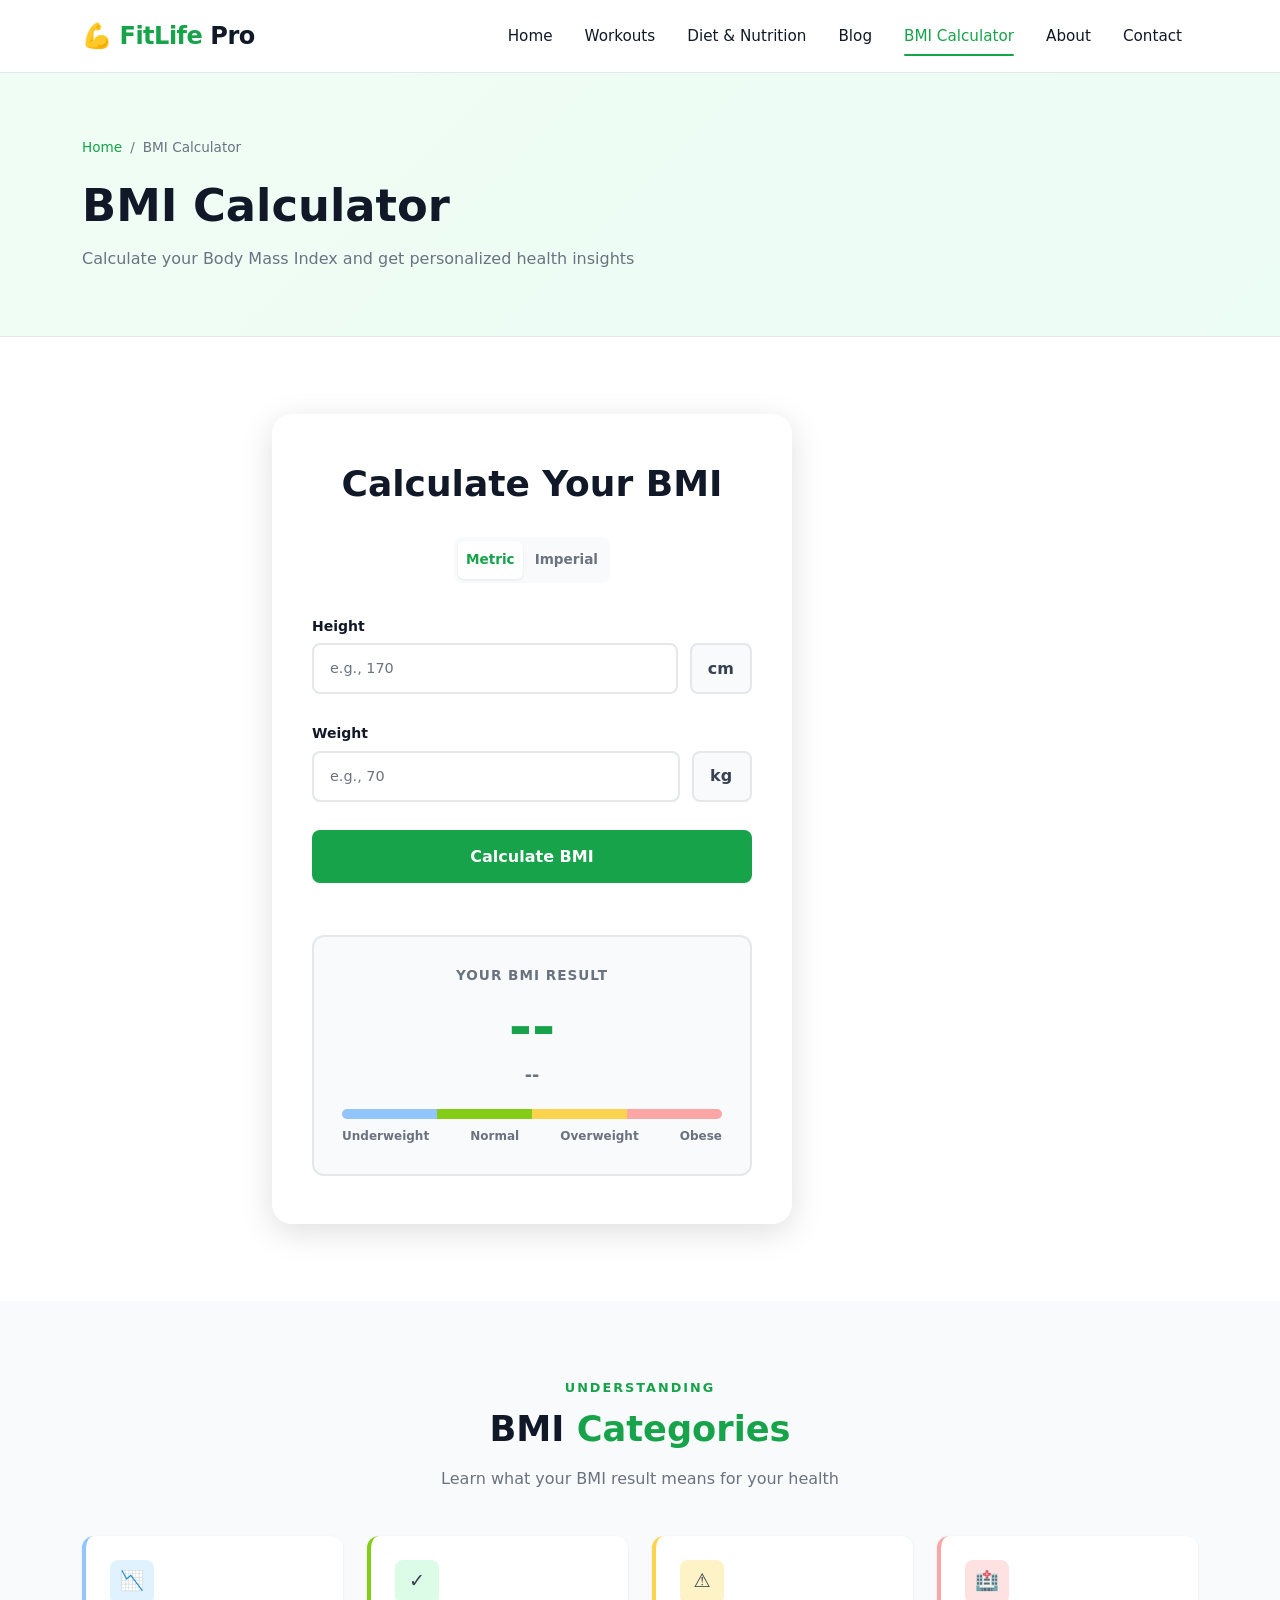
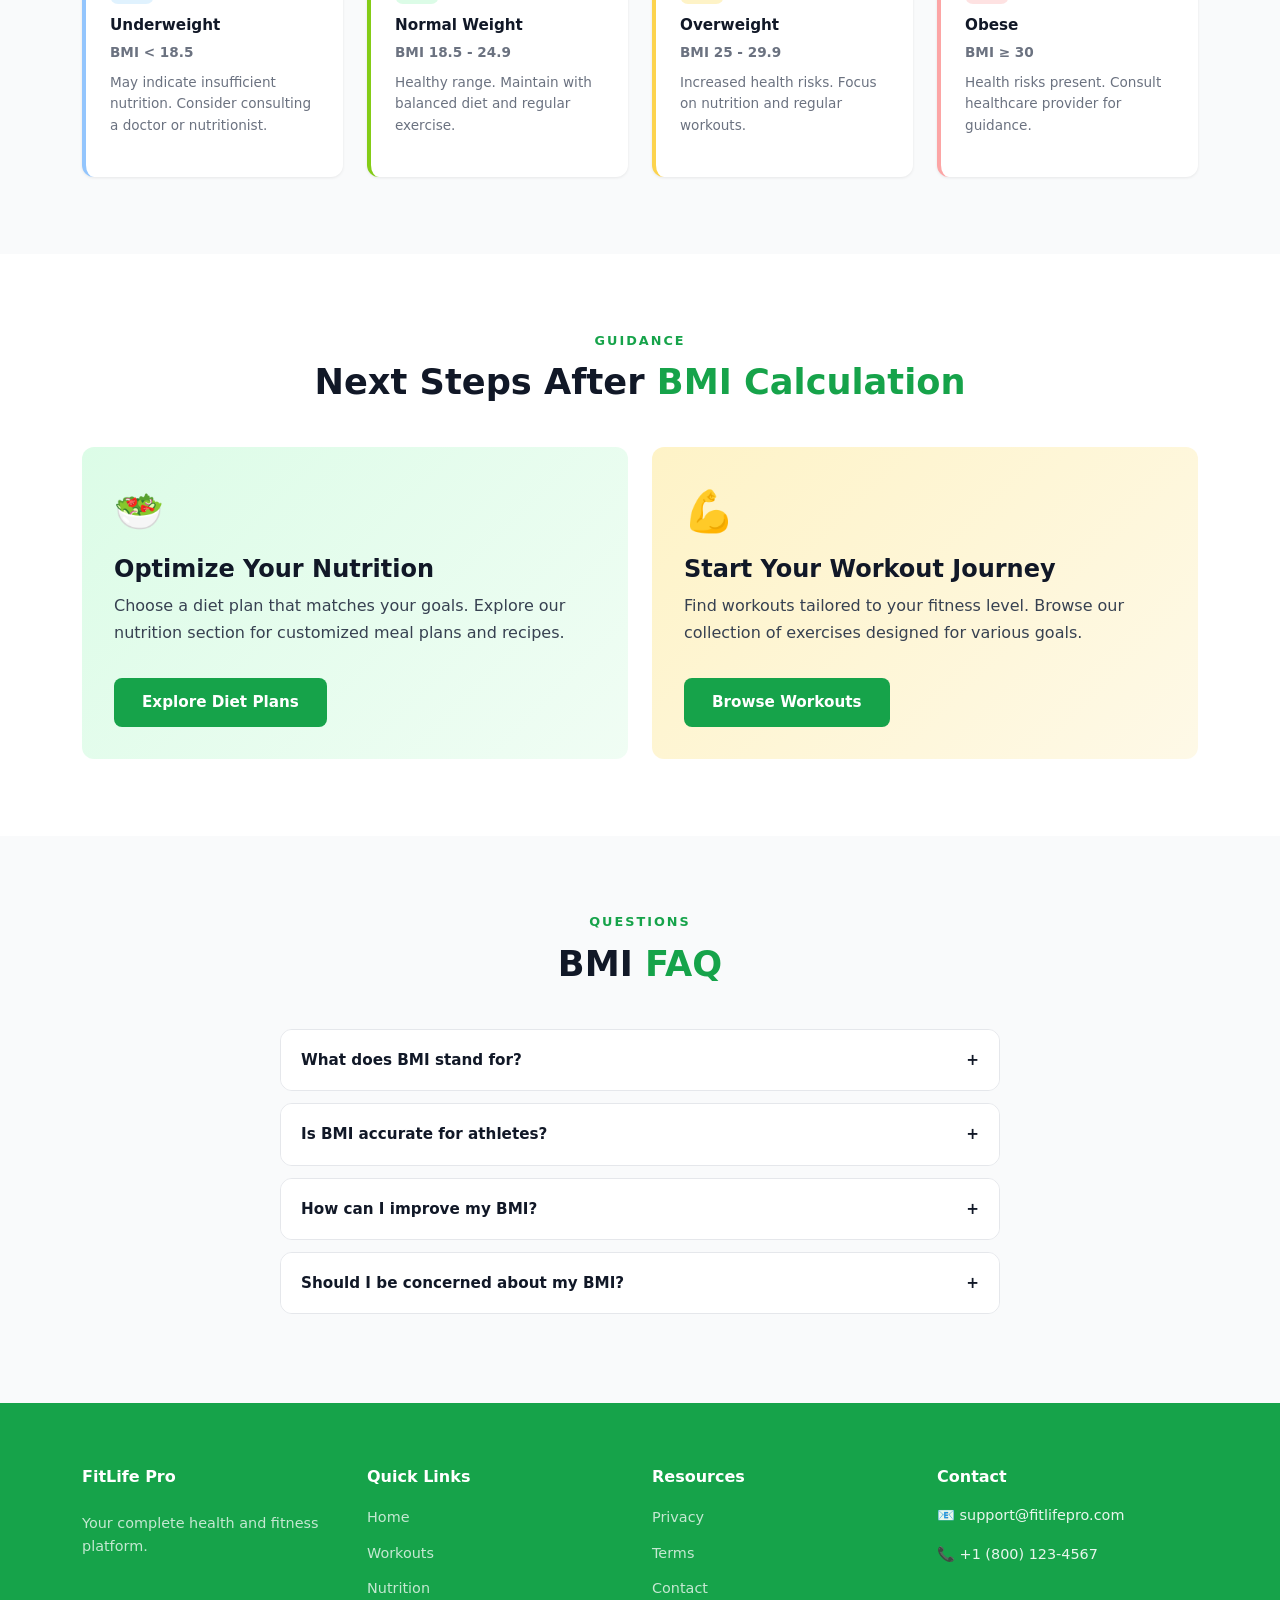
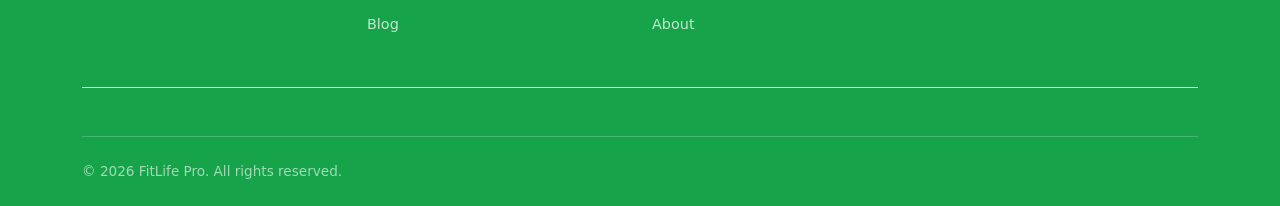
<file: bmi.html>
<!DOCTYPE html>
<html lang="en">
<head>
  <meta charset="UTF-8">
  <meta name="viewport" content="width=device-width, initial-scale=1.0">
  <meta name="description" content="Calculate your BMI and get personalized health recommendations based on your body mass index.">
  <title>BMI Calculator - FitLife Pro</title>
  <link href="https://cdn.jsdelivr.net/npm/bootstrap@5.3.0/dist/css/bootstrap.min.css" rel="stylesheet">
  <link href="assets/css/style.css" rel="stylesheet">
</head>
<body>
  <!-- Navbar -->
  <nav class="navbar navbar-expand-lg navbar-light" id="mainNavbar">
    <div class="container-lg">
      <a class="navbar-brand" href="index.html">
        <span style="color: #16A34A;">💪</span>FitLife<span>Pro</span>
      </a>
      <button class="navbar-toggler" type="button" data-bs-toggle="collapse" data-bs-target="#navbarNav">
        <span class="navbar-toggler-icon"></span>
      </button>
      <div class="collapse navbar-collapse" id="navbarNav">
        <ul class="navbar-nav ms-auto">
          <li class="nav-item"><a class="nav-link" href="index.html">Home</a></li>
          <li class="nav-item"><a class="nav-link" href="workouts.html">Workouts</a></li>
          <li class="nav-item"><a class="nav-link" href="diet.html">Diet & Nutrition</a></li>
          <li class="nav-item"><a class="nav-link" href="blog.html">Blog</a></li>
          <li class="nav-item"><a class="nav-link" href="bmi.html">BMI Calculator</a></li>
          <li class="nav-item"><a class="nav-link" href="about.html">About</a></li>
          <li class="nav-item"><a class="nav-link" href="contact.html">Contact</a></li>
        </ul>
      </div>
    </div>
  </nav>

  <!-- Page Hero -->
  <section class="page-hero">
    <div class="container-lg">
      <div class="breadcrumb-custom">
        <a href="index.html">Home</a>
        <span>/</span>
        <span>BMI Calculator</span>
      </div>
      <h1 class="page-hero-title">BMI Calculator</h1>
      <p class="section-desc">Calculate your Body Mass Index and get personalized health insights</p>
    </div>
  </section>

  <!-- BMI Calculator -->
  <section>
    <div class="container-lg">
      <div class="row justify-content-center">
        <div class="col-lg-8">
          <div class="bmi-card">
            <h2 style="text-align: center; font-weight: 900; color: #111827; margin-bottom: 32px;">Calculate Your BMI</h2>

            <!-- Unit Toggle -->
            <div style="display: flex; justify-content: center; margin-bottom: 32px;">
              <div class="unit-toggle">
                <button class="unit-btn active" data-unit="metric">Metric</button>
                <button class="unit-btn" data-unit="imperial">Imperial</button>
              </div>
            </div>

            <!-- Form -->
            <div style="margin-bottom: 28px;">
              <label class="form-label-custom">Height</label>
              <div style="display: flex; gap: 12px;">
                <input type="number" id="heightInput" class="form-control-custom" placeholder="e.g., 170" style="flex: 1;">
                <div style="background: #F9FAFB; border: 2px solid #E5E7EB; border-radius: 8px; padding: 10px 16px; display: flex; align-items: center; font-weight: 600; color: #374151; min-width: 60px;">
                  <span id="heightUnit">cm</span>
                </div>
              </div>
            </div>

            <div style="margin-bottom: 28px;">
              <label class="form-label-custom">Weight</label>
              <div style="display: flex; gap: 12px;">
                <input type="number" id="weightInput" class="form-control-custom" placeholder="e.g., 70" style="flex: 1;">
                <div style="background: #F9FAFB; border: 2px solid #E5E7EB; border-radius: 8px; padding: 10px 16px; display: flex; align-items: center; font-weight: 600; color: #374151; min-width: 60px;">
                  <span id="weightUnit">kg</span>
                </div>
              </div>
            </div>

            <!-- Calculate Button -->
            <button id="calculateBmi" class="btn-primary-green w-100" style="padding: 14px; font-size: 1rem; margin-bottom: 28px; border: none;">Calculate BMI</button>

            <!-- Result Box -->
            <div class="bmi-result-box">
              <div style="font-size: 0.85rem; color: #6B7280; margin-bottom: 12px; text-transform: uppercase; font-weight: 700; letter-spacing: 1px;">Your BMI Result</div>
              <div class="bmi-value" id="bmiValue">--</div>
              <div class="bmi-category" id="bmiCategory" style="color: #6B7280;">--</div>

              <!-- BMI Scale -->
              <div style="margin-top: 20px;">
                <div class="bmi-scale">
                  <div class="bmi-scale-seg underweight"></div>
                  <div class="bmi-scale-seg normal"></div>
                  <div class="bmi-scale-seg overweight"></div>
                  <div class="bmi-scale-seg obese"></div>
                </div>
                <div style="display: flex; justify-content: space-between; margin-top: 8px; font-size: 0.75rem; color: #6B7280; font-weight: 600;">
                  <span>Underweight</span>
                  <span>Normal</span>
                  <span>Overweight</span>
                  <span>Obese</span>
                </div>
              </div>
            </div>
          </div>
        </div>
      </div>
    </div>
  </section>

  <!-- BMI Categories Info -->
  <section class="bg-section-muted">
    <div class="container-lg">
      <div class="section-intro">
        <span class="section-label">Understanding</span>
        <h2 class="section-title">BMI <span class="highlight">Categories</span></h2>
        <p class="section-desc">Learn what your BMI result means for your health</p>
      </div>
      <div class="row g-4">
        <div class="col-md-6 col-lg-3 reveal">
          <div style="background: white; border-radius: 12px; padding: 24px; box-shadow: 0 1px 3px rgba(0,0,0,0.08); border-left: 4px solid #93C5FD;">
            <div style="display: inline-flex; align-items: center; justify-content: center; width: 44px; height: 44px; border-radius: 8px; background: #E0F2FE; font-size: 1.2rem; margin-bottom: 12px;">📉</div>
            <h5 style="font-weight: 700; color: #111827; margin-bottom: 8px; font-size: 0.95rem;">Underweight</h5>
            <p style="color: #6B7280; font-size: 0.85rem; margin-bottom: 8px;"><strong>BMI < 18.5</strong></p>
            <p style="color: #6B7280; font-size: 0.85rem;">May indicate insufficient nutrition. Consider consulting a doctor or nutritionist.</p>
          </div>
        </div>

        <div class="col-md-6 col-lg-3 reveal delay-1">
          <div style="background: white; border-radius: 12px; padding: 24px; box-shadow: 0 1px 3px rgba(0,0,0,0.08); border-left: 4px solid #84CC16;">
            <div style="display: inline-flex; align-items: center; justify-content: center; width: 44px; height: 44px; border-radius: 8px; background: #DCFCE7; font-size: 1.2rem; margin-bottom: 12px;">✓</div>
            <h5 style="font-weight: 700; color: #111827; margin-bottom: 8px; font-size: 0.95rem;">Normal Weight</h5>
            <p style="color: #6B7280; font-size: 0.85rem; margin-bottom: 8px;"><strong>BMI 18.5 - 24.9</strong></p>
            <p style="color: #6B7280; font-size: 0.85rem;">Healthy range. Maintain with balanced diet and regular exercise.</p>
          </div>
        </div>

        <div class="col-md-6 col-lg-3 reveal delay-2">
          <div style="background: white; border-radius: 12px; padding: 24px; box-shadow: 0 1px 3px rgba(0,0,0,0.08); border-left: 4px solid #FCD34D;">
            <div style="display: inline-flex; align-items: center; justify-content: center; width: 44px; height: 44px; border-radius: 8px; background: #FEF3C7; font-size: 1.2rem; margin-bottom: 12px;">⚠️</div>
            <h5 style="font-weight: 700; color: #111827; margin-bottom: 8px; font-size: 0.95rem;">Overweight</h5>
            <p style="color: #6B7280; font-size: 0.85rem; margin-bottom: 8px;"><strong>BMI 25 - 29.9</strong></p>
            <p style="color: #6B7280; font-size: 0.85rem;">Increased health risks. Focus on nutrition and regular workouts.</p>
          </div>
        </div>

        <div class="col-md-6 col-lg-3 reveal delay-3">
          <div style="background: white; border-radius: 12px; padding: 24px; box-shadow: 0 1px 3px rgba(0,0,0,0.08); border-left: 4px solid #FCA5A5;">
            <div style="display: inline-flex; align-items: center; justify-content: center; width: 44px; height: 44px; border-radius: 8px; background: #FEE2E2; font-size: 1.2rem; margin-bottom: 12px;">🏥</div>
            <h5 style="font-weight: 700; color: #111827; margin-bottom: 8px; font-size: 0.95rem;">Obese</h5>
            <p style="color: #6B7280; font-size: 0.85rem; margin-bottom: 8px;"><strong>BMI ≥ 30</strong></p>
            <p style="color: #6B7280; font-size: 0.85rem;">Health risks present. Consult healthcare provider for guidance.</p>
          </div>
        </div>
      </div>
    </div>
  </section>

  <!-- Tips Section -->
  <section>
    <div class="container-lg">
      <div class="section-intro">
        <span class="section-label">Guidance</span>
        <h2 class="section-title">Next Steps After <span class="highlight">BMI Calculation</span></h2>
      </div>
      <div class="row g-4">
        <div class="col-md-6 reveal">
          <div style="background: linear-gradient(135deg, #DCFCE7 0%, #F0FDF4 100%); border-radius: 12px; padding: 32px;">
            <div style="font-size: 2.5rem; margin-bottom: 12px;">🥗</div>
            <h4 style="font-weight: 700; color: #111827; margin-bottom: 8px;">Optimize Your Nutrition</h4>
            <p style="color: #374151; line-height: 1.7;">Choose a diet plan that matches your goals. Explore our nutrition section for customized meal plans and recipes.</p>
            <a href="diet.html" class="btn-primary-green" style="margin-top: 16px; display: inline-block;">Explore Diet Plans</a>
          </div>
        </div>

        <div class="col-md-6 reveal delay-1">
          <div style="background: linear-gradient(135deg, #FEF3C7 0%, #FEF9E7 100%); border-radius: 12px; padding: 32px;">
            <div style="font-size: 2.5rem; margin-bottom: 12px;">💪</div>
            <h4 style="font-weight: 700; color: #111827; margin-bottom: 8px;">Start Your Workout Journey</h4>
            <p style="color: #374151; line-height: 1.7;">Find workouts tailored to your fitness level. Browse our collection of exercises designed for various goals.</p>
            <a href="workouts.html" class="btn-primary-green" style="margin-top: 16px; display: inline-block;">Browse Workouts</a>
          </div>
        </div>
      </div>
    </div>
  </section>

  <!-- FAQ Section -->
  <section class="bg-section-muted">
    <div class="container-lg">
      <div class="section-intro">
        <span class="section-label">Questions</span>
        <h2 class="section-title">BMI <span class="highlight">FAQ</span></h2>
      </div>
      <div style="max-width: 720px; margin: 0 auto;">
        <div class="faq-item reveal">
          <button class="faq-question">
            <span>What does BMI stand for?</span>
            <span class="faq-icon">+</span>
          </button>
          <div class="faq-answer">
            BMI stands for Body Mass Index. It's a measure of body fat based on height and weight that applies to both men and women. It's calculated by dividing weight (kg) by height squared (m²).
          </div>
        </div>

        <div class="faq-item reveal delay-1">
          <button class="faq-question">
            <span>Is BMI accurate for athletes?</span>
            <span class="faq-icon">+</span>
          </button>
          <div class="faq-answer">
            BMI has limitations for athletes and muscular individuals since it doesn't differentiate between muscle and fat. Athletes may have a higher BMI despite being healthy due to muscle mass being heavier than fat.
          </div>
        </div>

        <div class="faq-item reveal delay-2">
          <button class="faq-question">
            <span>How can I improve my BMI?</span>
            <span class="faq-icon">+</span>
          </button>
          <div class="faq-answer">
            Improve your BMI through a combination of healthy eating, regular exercise, and lifestyle changes. Consult with nutritionists and fitness professionals for personalized guidance tailored to your goals.
          </div>
        </div>

        <div class="faq-item reveal delay-3">
          <button class="faq-question">
            <span>Should I be concerned about my BMI?</span>
            <span class="faq-icon">+</span>
          </button>
          <div class="faq-answer">
            BMI is a useful screening tool but shouldn't be your only health metric. Factors like fitness level, muscle mass, and overall lifestyle also matter. Consult healthcare professionals for comprehensive health assessment.
          </div>
        </div>
      </div>
    </div>
  </section>

  <!-- Footer -->
  <footer>
    <div class="container-lg">
      <div class="row g-4 mb-4">
        <div class="col-md-3">
          <h5>FitLife Pro</h5>
          <p style="font-size: 0.9rem; color: rgba(255,255,255,0.75); margin-top: 8px;">Your complete health and fitness platform.</p>
        </div>
        <div class="col-md-3">
          <h5>Quick Links</h5>
          <ul>
            <li><a href="index.html">Home</a></li>
            <li><a href="workouts.html">Workouts</a></li>
            <li><a href="diet.html">Nutrition</a></li>
            <li><a href="blog.html">Blog</a></li>
          </ul>
        </div>
        <div class="col-md-3">
          <h5>Resources</h5>
          <ul>
            <li><a href="#">Privacy</a></li>
            <li><a href="#">Terms</a></li>
            <li><a href="#">Contact</a></li>
            <li><a href="about.html">About</a></li>
          </ul>
        </div>
        <div class="col-md-3">
          <h5>Contact</h5>
          <p style="font-size: 0.9rem;">📧 support@fitlifepro.com</p>
          <p style="font-size: 0.9rem;">📞 +1 (800) 123-4567</p>
        </div>
      </div>
      <div class="divider"></div>
      <div class="footer-bottom">
        <p style="margin: 0;">&copy; 2026 FitLife Pro. All rights reserved.</p>
      </div>
    </div>
  </footer>

  <script src="https://cdn.jsdelivr.net/npm/bootstrap@5.3.0/dist/js/bootstrap.bundle.min.js"></script>
  <script src="assets/js/main.js"></script>
  <script src="assets/js/bmi.js"></script>
</body>
</html>
</file>
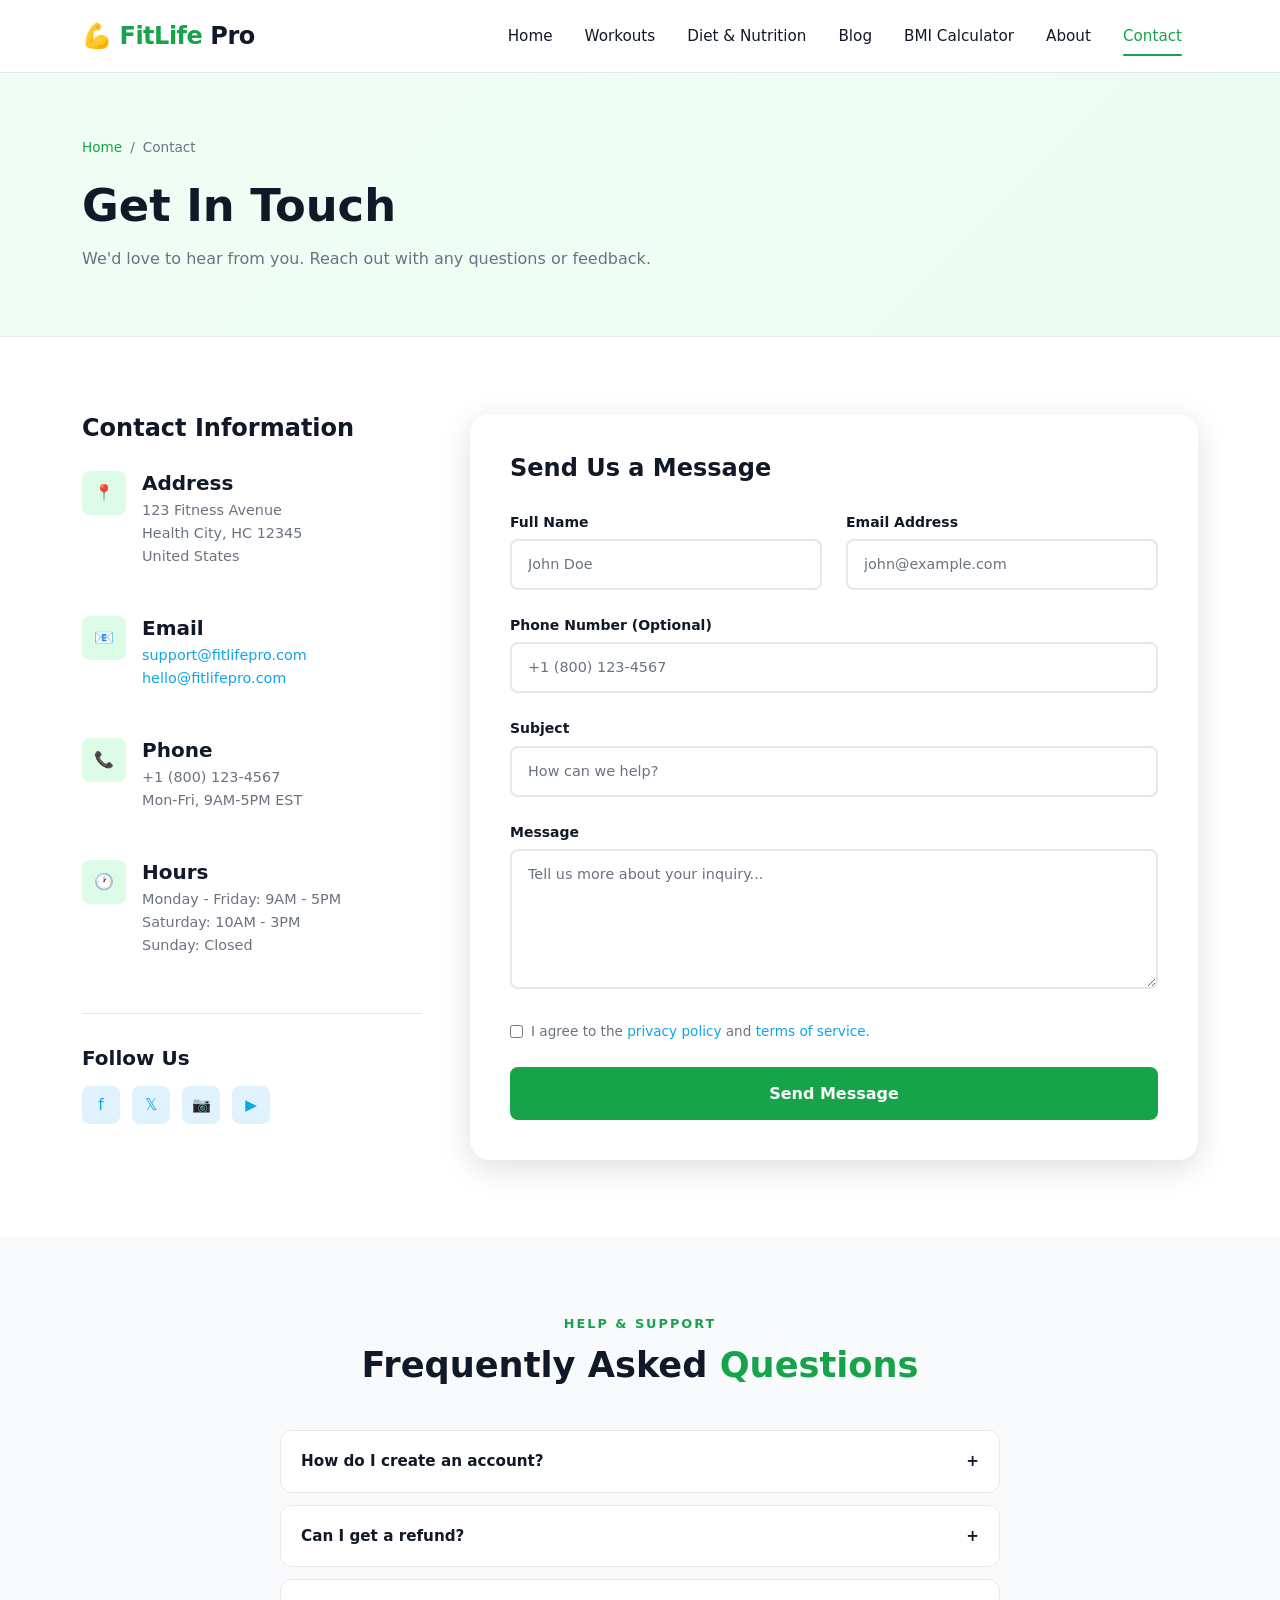
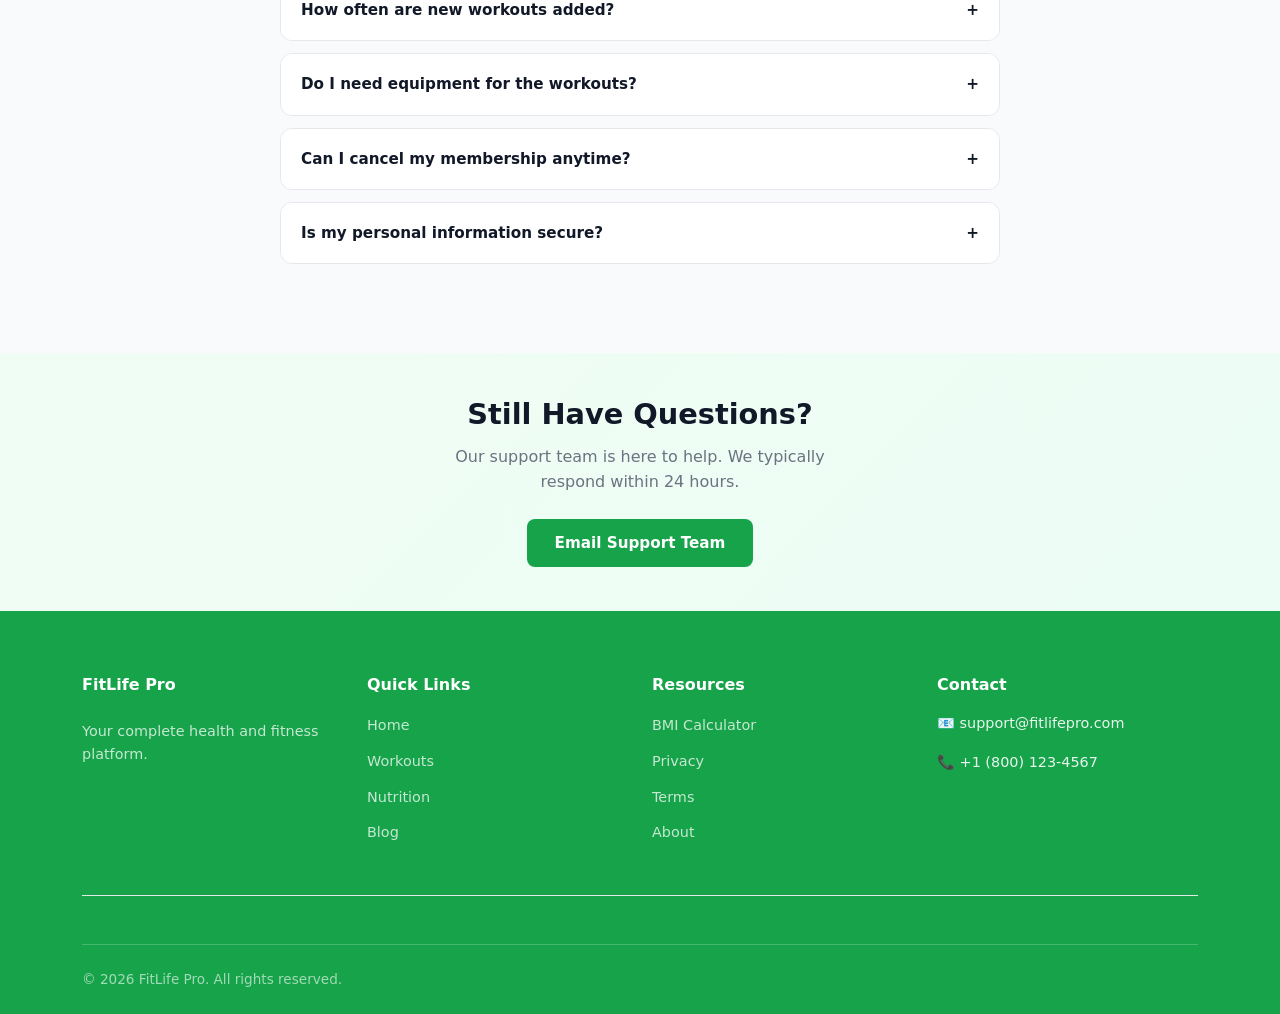
<file: contact.html>
<!DOCTYPE html>
<html lang="en">
<head>
  <meta charset="UTF-8">
  <meta name="viewport" content="width=device-width, initial-scale=1.0">
  <meta name="description" content="Contact FitLife Pro for support, inquiries, or feedback about our fitness platform.">
  <title>Contact Us - FitLife Pro</title>
  <link href="https://cdn.jsdelivr.net/npm/bootstrap@5.3.0/dist/css/bootstrap.min.css" rel="stylesheet">
  <link href="assets/css/style.css" rel="stylesheet">
</head>
<body>
  <!-- Navbar -->
  <nav class="navbar navbar-expand-lg navbar-light" id="mainNavbar">
    <div class="container-lg">
      <a class="navbar-brand" href="index.html">
        <span style="color: #16A34A;">💪</span>FitLife<span>Pro</span>
      </a>
      <button class="navbar-toggler" type="button" data-bs-toggle="collapse" data-bs-target="#navbarNav">
        <span class="navbar-toggler-icon"></span>
      </button>
      <div class="collapse navbar-collapse" id="navbarNav">
        <ul class="navbar-nav ms-auto">
          <li class="nav-item"><a class="nav-link" href="index.html">Home</a></li>
          <li class="nav-item"><a class="nav-link" href="workouts.html">Workouts</a></li>
          <li class="nav-item"><a class="nav-link" href="diet.html">Diet & Nutrition</a></li>
          <li class="nav-item"><a class="nav-link" href="blog.html">Blog</a></li>
          <li class="nav-item"><a class="nav-link" href="bmi.html">BMI Calculator</a></li>
          <li class="nav-item"><a class="nav-link" href="about.html">About</a></li>
          <li class="nav-item"><a class="nav-link" href="contact.html">Contact</a></li>
        </ul>
      </div>
    </div>
  </nav>

  <!-- Page Hero -->
  <section class="page-hero">
    <div class="container-lg">
      <div class="breadcrumb-custom">
        <a href="index.html">Home</a>
        <span>/</span>
        <span>Contact</span>
      </div>
      <h1 class="page-hero-title">Get In Touch</h1>
      <p class="section-desc">We'd love to hear from you. Reach out with any questions or feedback.</p>
    </div>
  </section>

  <!-- Contact Info & Form -->
  <section>
    <div class="container-lg">
      <div class="row g-5 align-items-start">
        <!-- Contact Info -->
        <div class="col-lg-4 reveal">
          <h3 style="font-weight: 700; color: #111827; margin-bottom: 28px;">Contact Information</h3>

          <div style="margin-bottom: 32px;">
            <div style="display: flex; align-items: flex-start; gap: 16px;">
              <div style="width: 44px; height: 44px; border-radius: 8px; background: #DCFCE7; display: flex; align-items: center; justify-content: center; color: var(--green-primary); font-weight: bold; flex-shrink: 0;">📍</div>
              <div>
                <h5 style="font-weight: 700; color: #111827; margin-bottom: 4px;">Address</h5>
                <p style="color: #6B7280; font-size: 0.9rem;">123 Fitness Avenue<br>Health City, HC 12345<br>United States</p>
              </div>
            </div>
          </div>

          <div style="margin-bottom: 32px;">
            <div style="display: flex; align-items: flex-start; gap: 16px;">
              <div style="width: 44px; height: 44px; border-radius: 8px; background: #DCFCE7; display: flex; align-items: center; justify-content: center; color: var(--green-primary); font-weight: bold; flex-shrink: 0;">📧</div>
              <div>
                <h5 style="font-weight: 700; color: #111827; margin-bottom: 4px;">Email</h5>
                <p style="color: #6B7280; font-size: 0.9rem;"><a href="mailto:support@fitlifepro.com" style="color: var(--blue-link);">support@fitlifepro.com</a><br><a href="mailto:hello@fitlifepro.com" style="color: var(--blue-link);">hello@fitlifepro.com</a></p>
              </div>
            </div>
          </div>

          <div style="margin-bottom: 32px;">
            <div style="display: flex; align-items: flex-start; gap: 16px;">
              <div style="width: 44px; height: 44px; border-radius: 8px; background: #DCFCE7; display: flex; align-items: center; justify-content: center; color: var(--green-primary); font-weight: bold; flex-shrink: 0;">📞</div>
              <div>
                <h5 style="font-weight: 700; color: #111827; margin-bottom: 4px;">Phone</h5>
                <p style="color: #6B7280; font-size: 0.9rem;">+1 (800) 123-4567<br>Mon-Fri, 9AM-5PM EST</p>
              </div>
            </div>
          </div>

          <div>
            <div style="display: flex; align-items: flex-start; gap: 16px;">
              <div style="width: 44px; height: 44px; border-radius: 8px; background: #DCFCE7; display: flex; align-items: center; justify-content: center; color: var(--green-primary); font-weight: bold; flex-shrink: 0;">🕐</div>
              <div>
                <h5 style="font-weight: 700; color: #111827; margin-bottom: 4px;">Hours</h5>
                <p style="color: #6B7280; font-size: 0.9rem;">Monday - Friday: 9AM - 5PM<br>Saturday: 10AM - 3PM<br>Sunday: Closed</p>
              </div>
            </div>
          </div>

          <!-- Social Links -->
          <div style="margin-top: 40px; padding-top: 32px; border-top: 1px solid #E5E7EB;">
            <h5 style="font-weight: 700; color: #111827; margin-bottom: 16px;">Follow Us</h5>
            <div style="display: flex; gap: 12px;">
              <a href="#" class="social-icon" style="background: #E0F2FE; color: var(--blue-link);">f</a>
              <a href="#" class="social-icon" style="background: #E0F2FE; color: var(--blue-link);">𝕏</a>
              <a href="#" class="social-icon" style="background: #E0F2FE; color: var(--blue-link);">📷</a>
              <a href="#" class="social-icon" style="background: #E0F2FE; color: var(--blue-link);">▶️</a>
            </div>
          </div>
        </div>

        <!-- Contact Form -->
        <div class="col-lg-8 reveal delay-1">
          <div class="contact-form-card">
            <h3 style="font-weight: 700; color: #111827; margin-bottom: 28px;">Send Us a Message</h3>

            <div id="formSuccess" class="form-success-msg">
              <span>✓</span>
              <span>Thank you! We'll get back to you soon.</span>
            </div>

            <form id="contactForm">
              <div class="row mb-4">
                <div class="col-md-6">
                  <label class="form-label-custom">Full Name</label>
                  <input type="text" id="nameInput" class="form-control-custom" placeholder="John Doe" data-required>
                  <div class="form-error" id="nameInputError">Please enter your name.</div>
                </div>
                <div class="col-md-6">
                  <label class="form-label-custom">Email Address</label>
                  <input type="email" id="emailInput" class="form-control-custom" placeholder="john@example.com" data-required data-email>
                  <div class="form-error" id="emailInputError">Please enter a valid email.</div>
                </div>
              </div>

              <div class="mb-4">
                <label class="form-label-custom">Phone Number (Optional)</label>
                <input type="tel" id="phoneInput" class="form-control-custom" placeholder="+1 (800) 123-4567">
              </div>

              <div class="mb-4">
                <label class="form-label-custom">Subject</label>
                <input type="text" id="subjectInput" class="form-control-custom" placeholder="How can we help?" data-required>
                <div class="form-error" id="subjectInputError">Please enter a subject.</div>
              </div>

              <div class="mb-4">
                <label class="form-label-custom">Message</label>
                <textarea id="messageInput" class="form-control-custom" placeholder="Tell us more about your inquiry..." data-required></textarea>
                <div class="form-error" id="messageInputError">Please enter your message.</div>
              </div>

              <div class="mb-4" style="display: flex; gap: 8px; align-items: flex-start;">
                <input type="checkbox" id="termsCheckbox" style="margin-top: 4px;">
                <label for="termsCheckbox" style="font-size: 0.85rem; color: #6B7280;">
                  I agree to the <a href="#" style="color: var(--blue-link);">privacy policy</a> and <a href="#" style="color: var(--blue-link);">terms of service</a>.
                </label>
              </div>

              <button type="submit" class="btn-primary-green w-100" style="padding: 14px; font-size: 1rem; border: none;">Send Message</button>
            </form>
          </div>
        </div>
      </div>
    </div>
  </section>

  <!-- FAQ Section -->
  <section class="bg-section-muted">
    <div class="container-lg">
      <div class="section-intro">
        <span class="section-label">Help & Support</span>
        <h2 class="section-title">Frequently Asked <span class="highlight">Questions</span></h2>
      </div>
      <div style="max-width: 720px; margin: 0 auto;">
        <div class="faq-item reveal">
          <button class="faq-question">
            <span>How do I create an account?</span>
            <span class="faq-icon">+</span>
          </button>
          <div class="faq-answer">
            Creating an account is simple and free! Visit our sign-up page, enter your email, create a password, and you're ready to start your fitness journey. No credit card required for basic access.
          </div>
        </div>

        <div class="faq-item reveal delay-1">
          <button class="faq-question">
            <span>Can I get a refund?</span>
            <span class="faq-icon">+</span>
          </button>
          <div class="faq-answer">
            Yes! We offer a 30-day money-back guarantee on all premium subscriptions. If you're not satisfied, simply contact our support team for a full refund, no questions asked.
          </div>
        </div>

        <div class="faq-item reveal delay-2">
          <button class="faq-question">
            <span>How often are new workouts added?</span>
            <span class="faq-icon">+</span>
          </button>
          <div class="faq-answer">
            We add new workouts and meal plans every week! Our expert team is constantly creating fresh content to keep your fitness routine engaging and challenging.
          </div>
        </div>

        <div class="faq-item reveal delay-3">
          <button class="faq-question">
            <span>Do I need equipment for the workouts?</span>
            <span class="faq-icon">+</span>
          </button>
          <div class="faq-answer">
            Many of our workouts are equipment-free and can be done anywhere. However, we also offer programs that utilize dumbbells, resistance bands, and other common equipment for variety and progression.
          </div>
        </div>

        <div class="faq-item reveal">
          <button class="faq-question">
            <span>Can I cancel my membership anytime?</span>
            <span class="faq-icon">+</span>
          </button>
          <div class="faq-answer">
            Absolutely! You can cancel your subscription at any time with no penalties or hidden charges. Your access will continue through the end of your billing period.
          </div>
        </div>

        <div class="faq-item reveal delay-1">
          <button class="faq-question">
            <span>Is my personal information secure?</span>
            <span class="faq-icon">+</span>
          </button>
          <div class="faq-answer">
            Yes, we use industry-leading encryption and security measures to protect your data. We never sell personal information and comply with all privacy regulations. See our full privacy policy for details.
          </div>
        </div>
      </div>
    </div>
  </section>

  <!-- CTA Section -->
  <section class="section-cta-gradient text-center section-tight">
    <div class="container-lg">
      <h2 style="color: #111827; font-size: 1.8rem; font-weight: 900; margin-bottom: 12px;">Still Have Questions?</h2>
      <p style="color: #6B7280; max-width: 400px; margin: 0 auto 24px;">Our support team is here to help. We typically respond within 24 hours.</p>
      <a href="mailto:support@fitlifepro.com" class="btn-primary-green">Email Support Team</a>
    </div>
  </section>

  <!-- Footer -->
  <footer>
    <div class="container-lg">
      <div class="row g-4 mb-4">
        <div class="col-md-3">
          <h5>FitLife Pro</h5>
          <p style="font-size: 0.9rem; color: rgba(255,255,255,0.75); margin-top: 8px;">Your complete health and fitness platform.</p>
        </div>
        <div class="col-md-3">
          <h5>Quick Links</h5>
          <ul>
            <li><a href="index.html">Home</a></li>
            <li><a href="workouts.html">Workouts</a></li>
            <li><a href="diet.html">Nutrition</a></li>
            <li><a href="blog.html">Blog</a></li>
          </ul>
        </div>
        <div class="col-md-3">
          <h5>Resources</h5>
          <ul>
            <li><a href="bmi.html">BMI Calculator</a></li>
            <li><a href="#">Privacy</a></li>
            <li><a href="#">Terms</a></li>
            <li><a href="about.html">About</a></li>
          </ul>
        </div>
        <div class="col-md-3">
          <h5>Contact</h5>
          <p style="font-size: 0.9rem;">📧 support@fitlifepro.com</p>
          <p style="font-size: 0.9rem;">📞 +1 (800) 123-4567</p>
        </div>
      </div>
      <div class="divider"></div>
      <div class="footer-bottom">
        <p style="margin: 0;">&copy; 2026 FitLife Pro. All rights reserved.</p>
      </div>
    </div>
  </footer>

  <script src="https://cdn.jsdelivr.net/npm/bootstrap@5.3.0/dist/js/bootstrap.bundle.min.js"></script>
  <script src="assets/js/main.js"></script>
</body>
</html>
</file>
<file: assets/css/style.css>
/* ============================================================
   FitLife Pro - Global Stylesheet
   Color Palette:
   - Primary Green: #16A34A
   - Darker Green: #15803D
   - Lime Green: #84CC16
   - Orange CTA: #F97316
   - Dark Orange: #C2410C
   - Headings: #111827
   - Body Text: #374151
   - Light BG: #F9FAFB
   - White: #FFFFFF
   - Blue Link: #0EA5E9
   ============================================================ */

:root {
  --green-primary: #16A34A;
  --green-dark: #15803D;
  --green-lime: #84CC16;
  --orange: #F97316;
  --orange-dark: #C2410C;
  --text-dark: #111827;
  --text-body: #374151;
  --text-muted: #6B7280;
  --bg-light: #F9FAFB;
  --bg-white: #FFFFFF;
  --blue-link: #0EA5E9;
  --shadow-sm: 0 1px 3px rgba(0,0,0,0.08);
  --shadow-md: 0 4px 16px rgba(0,0,0,0.10);
  --shadow-lg: 0 8px 32px rgba(0,0,0,0.13);
  --radius: 12px;
  --radius-lg: 20px;
  --transition: 0.22s ease;
  --font-main: 'Inter', 'Segoe UI', system-ui, sans-serif;
  /* Vertical rhythm */
  --section-py: clamp(3.5rem, 6vw, 5rem);
  --section-py-sm: clamp(2rem, 4vw, 2.75rem);
  --section-py-hero: clamp(3rem, 5vw, 4.25rem);
  --section-header-gap: 0.625rem;
  --section-title-gap: 0.875rem;
  --stack-gap: 1.5rem;
}

/* ---- Reset & Base ---- */
*, *::before, *::after { box-sizing: border-box; margin: 0; padding: 0; }

html { scroll-behavior: smooth; }

body {
  font-family: var(--font-main);
  color: var(--text-body);
  background: var(--bg-white);
  font-size: 1rem;
  line-height: 1.6;
  -webkit-font-smoothing: antialiased;
}

h1, h2, h3, h4, h5, h6 {
  color: var(--text-dark);
  font-weight: 700;
  line-height: 1.2;
}

h1 { font-size: clamp(2rem, 5vw, 3.25rem); }
h2 { font-size: clamp(1.5rem, 3.5vw, 2.25rem); }
h3 { font-size: clamp(1.15rem, 2vw, 1.5rem); }

a { color: var(--blue-link); text-decoration: none; transition: color var(--transition); }
a:hover { color: var(--green-dark); text-decoration: underline; }

img { max-width: 100%; height: auto; display: block; }

section {
  padding-block: var(--section-py);
  padding-inline: 0;
}

/* Tighter sections (toolbars, featured strip above fold) */
.section-tight {
  padding-block: var(--section-py-sm) !important;
}

/* Centered section title blocks — consistent label → title → description spacing */
.section-intro {
  text-align: center;
  margin-inline: auto;
  margin-bottom: clamp(2rem, 4vw, 2.75rem);
  max-width: 100%;
}

.section-intro .section-label {
  margin-bottom: var(--section-header-gap);
}

.section-intro .section-title {
  margin-bottom: var(--section-title-gap);
}

.section-intro .section-desc {
  margin-inline: auto;
  margin-bottom: 0;
}

/* Bootstrap heading cluster fallback when .section-intro isn’t used */
.text-center.mb-5 .section-label {
  margin-bottom: var(--section-header-gap);
}

.text-center.mb-5 .section-title {
  margin-bottom: var(--section-title-gap);
}

.text-center.mb-5 .section-desc {
  margin-left: auto;
  margin-right: auto;
}

/* ---- Typography Utilities ---- */
.text-green { color: var(--green-primary) !important; }
.text-orange { color: var(--orange) !important; }
.text-muted-custom { color: var(--text-muted) !important; }

/* ---- Navbar ---- */
.navbar {
  background: var(--bg-white) !important;
  border-bottom: 1px solid #E5E7EB;
  padding: 0;
  position: sticky;
  top: 0;
  z-index: 1000;
  transition: box-shadow var(--transition);
}

.navbar.scrolled {
  box-shadow: var(--shadow-md);
}

.navbar-brand {
  font-size: 1.5rem;
  font-weight: 800;
  color: var(--green-primary) !important;
  letter-spacing: -0.5px;
  display: flex;
  align-items: center;
  gap: 8px;
  text-decoration: none !important;
}

.navbar-brand span { color: var(--text-dark); }

.navbar-nav .nav-link {
  color: var(--text-dark) !important;
  font-weight: 500;
  font-size: 0.95rem;
  padding: 24px 16px !important;
  position: relative;
  transition: color var(--transition);
}

.navbar-nav .nav-link::after {
  content: '';
  position: absolute;
  bottom: 16px;
  left: 16px;
  right: 16px;
  height: 2px;
  background: var(--green-primary);
  transform: scaleX(0);
  transition: transform var(--transition);
  border-radius: 2px;
}

.navbar-nav .nav-link:hover,
.navbar-nav .nav-link.active {
  color: var(--green-primary) !important;
}

.navbar-nav .nav-link:hover::after,
.navbar-nav .nav-link.active::after {
  transform: scaleX(1);
}

.navbar-toggler {
  border: none;
  padding: 8px;
  border-radius: 8px;
}

.navbar-toggler:focus { box-shadow: none; }

/* ---- Buttons ---- */
.btn-primary-green {
  background: var(--green-primary);
  color: #fff;
  border: none;
  border-radius: 8px;
  padding: 12px 28px;
  font-weight: 600;
  font-size: 0.95rem;
  transition: background var(--transition), transform var(--transition), box-shadow var(--transition);
  cursor: pointer;
  display: inline-block;
}

.btn-primary-green:hover {
  background: var(--green-dark);
  color: #fff;
  transform: translateY(-1px);
  box-shadow: 0 4px 14px rgba(22,163,74,0.3);
  text-decoration: none;
}

.btn-outline-green {
  background: transparent;
  color: var(--green-primary);
  border: 2px solid var(--green-primary);
  border-radius: 8px;
  padding: 10px 26px;
  font-weight: 600;
  font-size: 0.95rem;
  transition: all var(--transition);
  cursor: pointer;
  display: inline-block;
}

.btn-outline-green:hover {
  background: var(--green-primary);
  color: #fff;
  text-decoration: none;
  transform: translateY(-1px);
}

.btn-orange {
  background: var(--orange);
  color: #fff;
  border: none;
  border-radius: 8px;
  padding: 12px 28px;
  font-weight: 600;
  font-size: 0.95rem;
  transition: background var(--transition), transform var(--transition), box-shadow var(--transition);
  cursor: pointer;
  display: inline-block;
}

.btn-orange:hover {
  background: var(--orange-dark);
  color: #fff;
  transform: translateY(-1px);
  box-shadow: 0 4px 14px rgba(249,115,22,0.3);
  text-decoration: none;
}

/* ---- Section Headers ---- */
.section-label {
  font-size: 0.8rem;
  font-weight: 700;
  text-transform: uppercase;
  letter-spacing: 2px;
  color: var(--green-primary);
  margin-bottom: 10px;
  display: block;
}

.section-title {
  font-size: clamp(1.6rem, 3vw, 2.2rem);
  font-weight: 800;
  color: var(--text-dark);
  margin-bottom: 16px;
}

.section-title .highlight { color: var(--green-primary); }

.section-desc {
  color: var(--text-muted);
  font-size: 1rem;
  max-width: 560px;
  line-height: 1.7;
}

/* ---- Cards ---- */
.card-custom {
  background: var(--bg-white);
  border-radius: var(--radius);
  border: 1px solid #E5E7EB;
  box-shadow: var(--shadow-sm);
  overflow: hidden;
  transition: transform var(--transition), box-shadow var(--transition);
}

.card-custom:hover {
  transform: translateY(-4px);
  box-shadow: var(--shadow-lg);
}

.card-img-wrapper {
  position: relative;
  overflow: hidden;
  aspect-ratio: 16/10;
}

.card-img-wrapper img {
  width: 100%;
  height: 100%;
  object-fit: cover;
  transition: transform 0.4s ease;
}

.card-custom:hover .card-img-wrapper img {
  transform: scale(1.05);
}

.card-body-custom {
  padding: 20px;
}

/* ---- Badge ---- */
.badge-green {
  background: #DCFCE7;
  color: var(--green-dark);
  font-size: 0.75rem;
  font-weight: 600;
  padding: 4px 10px;
  border-radius: 20px;
  display: inline-block;
}

.badge-orange {
  background: #FEF3C7;
  color: #D97706;
  font-size: 0.75rem;
  font-weight: 600;
  padding: 4px 10px;
  border-radius: 20px;
  display: inline-block;
}

.badge-blue {
  background: #E0F2FE;
  color: #0369A1;
  font-size: 0.75rem;
  font-weight: 600;
  padding: 4px 10px;
  border-radius: 20px;
  display: inline-block;
}

.badge-red {
  background: #FEE2E2;
  color: #DC2626;
  font-size: 0.75rem;
  font-weight: 600;
  padding: 4px 10px;
  border-radius: 20px;
  display: inline-block;
}

/* ---- Hero ---- */
.hero-section {
  min-height: 92vh;
  background: linear-gradient(135deg, #F0FDF4 0%, #ECFDF5 40%, #F9FAFB 100%);
  display: flex;
  align-items: center;
  position: relative;
  overflow: hidden;
}

.hero-section::before {
  content: '';
  position: absolute;
  top: -100px;
  right: -100px;
  width: 500px;
  height: 500px;
  background: radial-gradient(circle, rgba(22,163,74,0.08) 0%, transparent 70%);
  pointer-events: none;
}

.hero-badge {
  display: inline-flex;
  align-items: center;
  gap: 8px;
  background: #DCFCE7;
  color: var(--green-dark);
  border-radius: 50px;
  padding: 6px 16px;
  font-size: 0.8rem;
  font-weight: 600;
  margin-bottom: 24px;
}

.hero-title {
  font-size: clamp(2.4rem, 5.5vw, 3.6rem);
  font-weight: 900;
  color: var(--text-dark);
  line-height: 1.1;
  margin-bottom: 20px;
  letter-spacing: -1px;
}

.hero-title .accent { color: var(--green-primary); }

.hero-subtitle {
  font-size: 1.1rem;
  color: var(--text-muted);
  margin-bottom: 36px;
  max-width: 500px;
  line-height: 1.7;
}

.hero-stats {
  display: flex;
  gap: 32px;
  margin-top: 40px;
  flex-wrap: wrap;
}

.hero-stat-item .num {
  font-size: 1.6rem;
  font-weight: 800;
  color: var(--text-dark);
  display: block;
}

.hero-stat-item .label {
  font-size: 0.8rem;
  color: var(--text-muted);
}

.hero-img-wrapper {
  position: relative;
  border-radius: var(--radius-lg);
  overflow: hidden;
  box-shadow: var(--shadow-lg);
}

.hero-img-wrapper img {
  width: 100%;
  height: 520px;
  object-fit: cover;
  border-radius: var(--radius-lg);
}

.hero-floating-card {
  position: absolute;
  background: var(--bg-white);
  border-radius: var(--radius);
  box-shadow: var(--shadow-lg);
  padding: 14px 18px;
  font-size: 0.85rem;
  font-weight: 600;
  color: var(--text-dark);
  display: flex;
  align-items: center;
  gap: 10px;
}

.hero-floating-card.card-1 { bottom: 28px; left: -20px; }
.hero-floating-card.card-2 { top: 28px; right: -20px; }

.hero-floating-card .icon {
  width: 36px;
  height: 36px;
  border-radius: 8px;
  display: flex;
  align-items: center;
  justify-content: center;
  font-size: 1rem;
}

/* ---- Stats Section ---- */
.stats-section {
  background: var(--text-dark);
  padding-block: clamp(3rem, 5vw, 4rem);
}

.stat-item .num {
  font-size: 2.5rem;
  font-weight: 900;
  color: var(--green-lime);
  display: block;
}

.stat-item .label {
  font-size: 0.9rem;
  color: rgba(255,255,255,0.7);
}

.stats-section .row > [class*="col-"] {
  display: flex;
  justify-content: center;
}

.stats-section .stat-item {
  width: 100%;
  max-width: 16rem;
}

/* ---- Category Cards ---- */
.category-card {
  border-radius: var(--radius);
  overflow: hidden;
  position: relative;
  aspect-ratio: 3/4;
  cursor: pointer;
  transition: transform var(--transition), box-shadow var(--transition);
}

.category-card:hover {
  transform: translateY(-5px);
  box-shadow: var(--shadow-lg);
}

.category-card img {
  width: 100%;
  height: 100%;
  object-fit: cover;
  transition: transform 0.4s ease;
}

.category-card:hover img { transform: scale(1.06); }

.category-card-overlay {
  position: absolute;
  bottom: 0;
  left: 0;
  right: 0;
  background: linear-gradient(to top, rgba(0,0,0,0.75) 0%, transparent 100%);
  padding: 24px 16px 18px;
  color: #fff;
}

.category-card-overlay h4 {
  color: #fff;
  font-size: 1rem;
  font-weight: 700;
  margin-bottom: 4px;
}

.category-card-overlay span {
  font-size: 0.78rem;
  opacity: 0.85;
}

/* ---- Progress Bar ---- */
.progress-custom {
  background: #E5E7EB;
  border-radius: 50px;
  height: 8px;
  overflow: hidden;
}

.progress-fill {
  height: 100%;
  background: linear-gradient(90deg, var(--green-lime), var(--green-primary));
  border-radius: 50px;
  transition: width 1.2s ease;
}

/* ---- Testimonials ---- */
.testimonial-card {
  background: var(--bg-white);
  border-radius: var(--radius);
  border: 1px solid #E5E7EB;
  padding: 28px;
  box-shadow: var(--shadow-sm);
  transition: box-shadow var(--transition);
}

.testimonial-card:hover { box-shadow: var(--shadow-md); }

.testimonial-stars { color: #F59E0B; font-size: 0.9rem; }

.testimonial-avatar {
  width: 44px;
  height: 44px;
  border-radius: 50%;
  object-fit: cover;
}

/* ---- Newsletter ---- */
.newsletter-section {
  background: linear-gradient(135deg, var(--green-primary) 0%, var(--green-dark) 100%);
  padding-block: var(--section-py);
}

.newsletter-section .container-lg > .text-center {
  display: flex;
  flex-direction: column;
  align-items: center;
}

.newsletter-section h2 {
  color: #fff;
  font-size: clamp(1.5rem, 3vw, 2.2rem);
  font-weight: 900;
  margin-bottom: 0.75rem;
}

.newsletter-section .container-lg > .text-center > p {
  color: rgba(255, 255, 255, 0.88);
  margin-bottom: 2rem;
  max-width: 30rem;
  margin-left: auto;
  margin-right: auto;
}

.newsletter-section .container-lg > .text-center > form {
  width: 100%;
  max-width: 30rem;
  margin-left: auto;
  margin-right: auto;
}

.newsletter-input {
  border: none;
  border-radius: 8px;
  padding: 14px 20px;
  font-size: 0.95rem;
  width: 100%;
  outline: none;
}

/* ---- Footer ---- */
footer {
  background: var(--green-primary);
  color: rgba(255,255,255,0.9);
  padding: 64px 0 24px;
}

footer h5 {
  color: #fff;
  font-weight: 700;
  margin-bottom: 18px;
  font-size: 1rem;
}

footer a {
  color: rgba(255,255,255,0.75);
  text-decoration: none;
  font-size: 0.9rem;
  transition: color var(--transition);
}

footer a:hover {
  color: #fff;
  text-decoration: none;
}

footer ul { list-style: none; padding: 0; }
footer ul li { margin-bottom: 10px; }

footer .row > [class*="col-"] {
  display: flex;
  flex-direction: column;
  align-items: flex-start;
}

.footer-bottom {
  border-top: 1px solid rgba(255,255,255,0.2);
  margin-top: 48px;
  padding-top: 24px;
  font-size: 0.85rem;
  color: rgba(255,255,255,0.6);
}

.social-icon {
  width: 38px;
  height: 38px;
  border-radius: 8px;
  background: rgba(255,255,255,0.15);
  display: inline-flex;
  align-items: center;
  justify-content: center;
  color: #fff;
  transition: background var(--transition), transform var(--transition);
  font-size: 0.95rem;
}

.social-icon:hover {
  background: rgba(255,255,255,0.3);
  transform: translateY(-2px);
  color: #fff;
}

/* ---- Filter Bar ---- */
.filter-bar {
  display: flex;
  gap: 10px;
  flex-wrap: wrap;
  margin-bottom: 32px;
}

.filter-btn {
  background: var(--bg-white);
  color: var(--text-body);
  border: 2px solid #E5E7EB;
  border-radius: 50px;
  padding: 8px 20px;
  font-size: 0.875rem;
  font-weight: 500;
  cursor: pointer;
  transition: all var(--transition);
  white-space: nowrap;
}

.filter-btn:hover,
.filter-btn.active {
  background: var(--green-primary);
  border-color: var(--green-primary);
  color: #fff;
}

/* ---- Search Bar ---- */
.search-bar-wrapper {
  position: relative;
  max-width: 440px;
}

.search-bar-wrapper input {
  border: 2px solid #E5E7EB;
  border-radius: 50px;
  padding: 12px 20px 12px 46px;
  font-size: 0.9rem;
  width: 100%;
  outline: none;
  transition: border-color var(--transition);
  background: var(--bg-white);
}

.search-bar-wrapper input:focus {
  border-color: var(--green-primary);
}

.search-bar-wrapper .search-icon {
  position: absolute;
  left: 16px;
  top: 50%;
  transform: translateY(-50%);
  color: var(--text-muted);
  font-size: 0.9rem;
}

/* ---- Workout Card ---- */
.workout-card {
  background: var(--bg-white);
  border-radius: var(--radius);
  border: 1px solid #E5E7EB;
  overflow: hidden;
  box-shadow: var(--shadow-sm);
  transition: transform var(--transition), box-shadow var(--transition);
  height: 100%;
  display: flex;
  flex-direction: column;
}

.workout-card:hover {
  transform: translateY(-4px);
  box-shadow: var(--shadow-lg);
}

.workout-card-img {
  width: 100%;
  height: 200px;
  object-fit: cover;
  transition: transform 0.4s ease;
}

.workout-card:hover .workout-card-img { transform: scale(1.05); }

.workout-card-body {
  padding: 1.125rem 1.375rem 1.375rem;
  flex: 1;
  display: flex;
  flex-direction: column;
  gap: 0.25rem;
}

.workout-card-body > .btn-orange {
  margin-top: auto;
  align-self: flex-start;
}

.workout-meta {
  display: flex;
  gap: 10px;
  font-size: 0.78rem;
  color: var(--text-muted);
  margin-bottom: 10px;
  flex-wrap: wrap;
}

.workout-meta span { display: flex; align-items: center; gap: 4px; }

/* ---- Blog Card ---- */
.blog-card {
  background: var(--bg-white);
  border-radius: var(--radius);
  border: 1px solid #E5E7EB;
  overflow: hidden;
  box-shadow: var(--shadow-sm);
  transition: transform var(--transition), box-shadow var(--transition);
  height: 100%;
  display: flex;
  flex-direction: column;
}

.blog-card:hover {
  transform: translateY(-4px);
  box-shadow: var(--shadow-lg);
}

.blog-card-img {
  width: 100%;
  height: 210px;
  object-fit: cover;
  transition: transform 0.4s ease;
}

.blog-card:hover .blog-card-img { transform: scale(1.04); }

.blog-card-body {
  padding: 1.25rem 1.375rem 1.375rem;
  flex: 1;
  display: flex;
  flex-direction: column;
  gap: 0.125rem;
}

.blog-card-body > a:last-child {
  margin-top: auto;
  align-self: flex-start;
}

.blog-meta {
  font-size: 0.8rem;
  color: var(--text-muted);
  display: flex;
  align-items: center;
  gap: 12px;
  margin-bottom: 10px;
}

/* ---- BMI Calculator ---- */
.bmi-card {
  background: var(--bg-white);
  border-radius: var(--radius-lg);
  box-shadow: var(--shadow-lg);
  padding: 48px 40px;
  max-width: 520px;
  width: 100%;
}

.bmi-result-box {
  background: var(--bg-light);
  border-radius: var(--radius);
  padding: 28px;
  text-align: center;
  margin-top: 24px;
  border: 2px solid #E5E7EB;
  transition: border-color var(--transition);
}

.bmi-result-box.show { border-color: var(--green-primary); }

.bmi-value {
  font-size: 3.5rem;
  font-weight: 900;
  color: var(--green-primary);
  line-height: 1;
}

.bmi-category {
  font-size: 1.1rem;
  font-weight: 700;
  margin-top: 6px;
}

.bmi-scale {
  display: flex;
  border-radius: 50px;
  overflow: hidden;
  height: 10px;
  margin-top: 16px;
}

.bmi-scale-seg { flex: 1; }
.bmi-scale-seg.underweight { background: #93C5FD; }
.bmi-scale-seg.normal { background: var(--green-lime); }
.bmi-scale-seg.overweight { background: #FCD34D; }
.bmi-scale-seg.obese { background: #FCA5A5; }

.unit-toggle {
  display: flex;
  background: var(--bg-light);
  border-radius: 8px;
  padding: 4px;
  gap: 4px;
}

.unit-btn {
  flex: 1;
  border: none;
  border-radius: 6px;
  padding: 8px;
  font-size: 0.85rem;
  font-weight: 600;
  cursor: pointer;
  transition: all var(--transition);
  background: transparent;
  color: var(--text-muted);
}

.unit-btn.active {
  background: var(--bg-white);
  color: var(--green-primary);
  box-shadow: var(--shadow-sm);
}

/* ---- About Page ---- */
.mission-section { background: var(--bg-light); }

.counter-box {
  background: var(--bg-white);
  border-radius: var(--radius);
  padding: 32px 24px;
  text-align: center;
  box-shadow: var(--shadow-sm);
  border: 1px solid #E5E7EB;
}

.counter-num {
  font-size: 2.5rem;
  font-weight: 900;
  color: var(--green-primary);
  display: block;
}

/* ---- Contact Page ---- */
.contact-form-card {
  background: var(--bg-white);
  border-radius: var(--radius-lg);
  box-shadow: var(--shadow-lg);
  padding: 40px;
}

.form-control-custom {
  border: 2px solid #E5E7EB;
  border-radius: 8px;
  padding: 12px 16px;
  font-size: 0.9rem;
  width: 100%;
  transition: border-color var(--transition);
  outline: none;
  background: var(--bg-white);
  color: var(--text-dark);
}

.form-control-custom:focus { border-color: var(--green-primary); }
.form-control-custom::placeholder { color: var(--text-muted); }

textarea.form-control-custom { resize: vertical; min-height: 140px; }

.form-label-custom {
  font-weight: 600;
  font-size: 0.875rem;
  color: var(--text-dark);
  margin-bottom: 6px;
  display: block;
}

.form-error {
  font-size: 0.78rem;
  color: #DC2626;
  margin-top: 4px;
  display: none;
}

.form-error.show { display: block; }

.form-success-msg {
  background: #DCFCE7;
  color: var(--green-dark);
  border-radius: 8px;
  padding: 14px 18px;
  font-size: 0.9rem;
  font-weight: 500;
  display: none;
}

.form-success-msg.show { display: flex; align-items: center; gap: 10px; }

/* ---- FAQ ---- */
.faq-item {
  border: 1px solid #E5E7EB;
  border-radius: var(--radius);
  overflow: hidden;
  margin-bottom: 12px;
}

.faq-question {
  background: var(--bg-white);
  border: none;
  width: 100%;
  text-align: left;
  padding: 18px 20px;
  font-size: 0.95rem;
  font-weight: 600;
  color: var(--text-dark);
  cursor: pointer;
  display: flex;
  justify-content: space-between;
  align-items: center;
  transition: background var(--transition);
}

.faq-question:hover { background: var(--bg-light); }
.faq-question.open { color: var(--green-primary); }

.faq-answer {
  display: none;
  padding: 0 20px 18px;
  font-size: 0.9rem;
  color: var(--text-muted);
  line-height: 1.7;
}

.faq-answer.show { display: block; }

/* ---- Page Hero ---- */
.page-hero {
  background: linear-gradient(135deg, #F0FDF4 0%, #ECFDF5 100%);
  padding-block: var(--section-py-hero);
  padding-inline: 0;
  border-bottom: 1px solid #E5E7EB;
}

.page-hero .container-lg {
  display: flex;
  flex-direction: column;
  align-items: flex-start;
  gap: 0.25rem;
}

.page-hero-title {
  font-size: clamp(1.8rem, 4vw, 2.8rem);
  font-weight: 900;
  color: var(--text-dark);
  margin-top: 1rem;
  margin-bottom: 0;
}

.page-hero .section-desc {
  margin-top: 0.5rem;
  margin-bottom: 0;
  max-width: 36rem;
}

/* Search + filter strip — aligns with page grid */
.page-toolbar {
  padding-block: var(--section-py-sm);
  border-bottom: 1px solid #E5E7EB;
}

.page-toolbar .row {
  align-items: flex-end;
}

.page-toolbar .search-bar-wrapper {
  max-width: none;
}

.page-toolbar [data-filter-group] {
  display: flex;
  flex-wrap: wrap;
  gap: 0.5rem;
  justify-content: flex-end;
}

@media (max-width: 991.98px) {
  .page-toolbar [data-filter-group] {
    justify-content: flex-start;
  }
}

.breadcrumb-custom {
  display: flex;
  align-items: center;
  gap: 8px;
  font-size: 0.85rem;
  color: var(--text-muted);
}

.breadcrumb-custom a {
  color: var(--green-primary);
  text-decoration: none;
}

/* ---- Featured Banner ---- */
.featured-banner {
  border-radius: var(--radius-lg);
  overflow: hidden;
  position: relative;
  min-height: 360px;
  display: flex;
  align-items: flex-end;
}

.featured-banner img {
  position: absolute;
  inset: 0;
  width: 100%;
  height: 100%;
  object-fit: cover;
}

.featured-banner-content {
  position: relative;
  z-index: 2;
  padding: clamp(1.75rem, 4vw, 2.75rem);
  background: linear-gradient(to top, rgba(0,0,0,0.8) 0%, transparent 100%);
  width: 100%;
}

/* ---- Diet Cards ---- */
.diet-card {
  background: var(--bg-white);
  border-radius: var(--radius);
  border: 1px solid #E5E7EB;
  overflow: hidden;
  box-shadow: var(--shadow-sm);
  transition: transform var(--transition), box-shadow var(--transition);
  height: 100%;
  display: flex;
  flex-direction: column;
}

.diet-card:hover {
  transform: translateY(-4px);
  box-shadow: var(--shadow-lg);
}

.diet-card-img {
  width: 100%;
  height: 190px;
  object-fit: cover;
  transition: transform 0.4s ease;
}

.diet-card:hover .diet-card-img { transform: scale(1.05); }

.nutrition-badge {
  display: inline-flex;
  align-items: center;
  gap: 4px;
  background: var(--bg-light);
  border: 1px solid #E5E7EB;
  border-radius: 6px;
  padding: 3px 8px;
  font-size: 0.75rem;
  font-weight: 600;
  color: var(--text-body);
}

/* Diet card body — actions align to bottom in equal-height rows */
.diet-card-body {
  padding: 1.25rem 1.375rem 1.375rem;
  flex: 1;
  display: flex;
  flex-direction: column;
  gap: 0.375rem;
}

.diet-card-body > .btn-orange,
.diet-card-body > a:last-child {
  margin-top: auto;
  align-self: flex-start;
}

/* ---- Animations ---- */
@keyframes fadeUp {
  from { opacity: 0; transform: translateY(24px); }
  to { opacity: 1; transform: translateY(0); }
}

@keyframes countUp { from { opacity: 0; } to { opacity: 1; } }

.animate-fade-up {
  animation: fadeUp 0.6s ease forwards;
}

.delay-1 { animation-delay: 0.1s; }
.delay-2 { animation-delay: 0.2s; }
.delay-3 { animation-delay: 0.3s; }
.delay-4 { animation-delay: 0.4s; }

/* Scroll reveal */
.reveal {
  opacity: 0;
  transform: translateY(30px);
  transition: opacity 0.6s ease, transform 0.6s ease;
}

.reveal.visible {
  opacity: 1;
  transform: translateY(0);
}

/* ---- Responsive ---- */
@media (max-width: 991.98px) {
  section {
    padding-block: clamp(3rem, 8vw, 3.75rem);
  }
  .navbar-nav .nav-link { padding: 12px 16px !important; }
  .navbar-nav .nav-link::after { display: none; }
  .hero-section { min-height: auto; padding: 60px 0; }
  .hero-img-wrapper img { height: 340px; }
  .hero-floating-card.card-1, .hero-floating-card.card-2 { display: none; }
  .hero-stats { gap: 20px; }
  .bmi-card { padding: 32px 24px; }
  .contact-form-card { padding: 28px 24px; }
}

@media (max-width: 575.98px) {
  h1 { font-size: 1.9rem; }
  h2 { font-size: 1.5rem; }
  .hero-title { font-size: 2rem; }
  .stat-item .num { font-size: 1.8rem; }
  .hero-stats { gap: 14px; }
  .filter-bar { gap: 8px; }
  .filter-btn { padding: 7px 14px; font-size: 0.82rem; }
}

/* ---- Utility ---- */
.bg-light-green { background: #F0FDF4; }
.bg-section-muted { background: var(--bg-light); }
.section-cta-gradient {
  background: linear-gradient(135deg, #F0FDF4 0%, #ECFDF5 100%);
}
.divider { height: 1px; background: #E5E7EB; margin: 0; }
.rounded-xl { border-radius: var(--radius) !important; }
.rounded-2xl { border-radius: var(--radius-lg) !important; }
.gap-8 { gap: 8px !important; }
.fw-800 { font-weight: 800; }
.fw-900 { font-weight: 900; }
</file>
